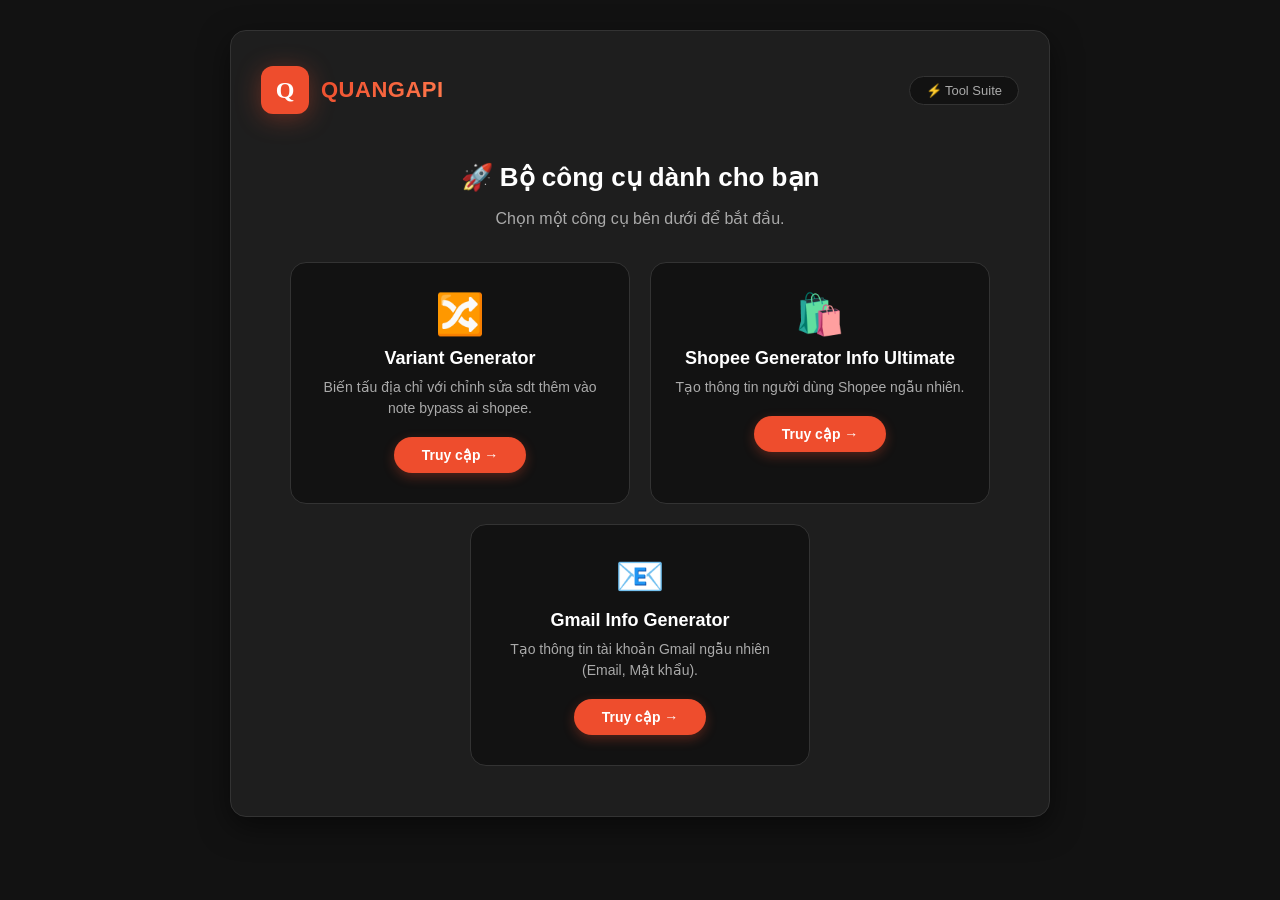
<file: index.html>
<!DOCTYPE html>
<html lang="vi">
<head>
    <meta charset="UTF-8" />
    <meta name="viewport" content="width=device-width, initial-scale=1.0" />
    <title>QUANGAPI - Tool Suite</title>
    <style>
        /* ===== ROOT – Tone Đỏ – Đen – Trắng ===== */
        :root {
            --bg-dark: #121212;
            --bg-card: #1e1e1e;
            --bg-card-hover: #2a2a2a;
            --primary-red: #ee4d2d;
            --primary-red-hover: #ff5733;
            --text-light: #ffffff;
            --text-muted: #aaaaaa;
            --text-dark: #888888;
            --border-color: #333333;
            --shadow: 0 10px 30px rgba(0, 0, 0, 0.5);
            --radius: 16px;
            --transition: 0.3s ease;
        }

        * {
            margin: 0;
            padding: 0;
            box-sizing: border-box;
            font-family: 'Segoe UI', Tahoma, Geneva, Verdana, sans-serif;
        }

        body {
            background-color: var(--bg-dark);
            color: var(--text-light);
            min-height: 100vh;
            display: flex;
            justify-content: center;
            align-items: flex-start;
            padding: 30px 20px;
        }

        .container {
            background-color: var(--bg-card);
            max-width: 820px;
            width: 100%;
            border-radius: var(--radius);
            padding: 35px 30px 40px;
            box-shadow: var(--shadow);
            border: 1px solid var(--border-color);
            position: relative;
        }

        /* ===== HEADER ===== */
        .header {
            display: flex;
            align-items: center;
            gap: 16px;
            margin-bottom: 28px;
            flex-wrap: wrap;
        }

        .logo {
            display: flex;
            align-items: center;
            gap: 12px;
        }

        .logo img {
            height: 48px;
            width: auto;
            filter: drop-shadow(0 4px 12px rgba(238, 77, 45, 0.35));
        }

        .logo h1 {
            font-size: 22px;
            font-weight: 700;
            letter-spacing: 0.5px;
            background: linear-gradient(135deg, #ee4d2d, #ff7a4d);
            -webkit-background-clip: text;
            -webkit-text-fill-color: transparent;
            background-clip: text;
        }

        .header-sub {
            margin-left: auto;
            font-size: 13px;
            color: var(--text-muted);
            background: var(--bg-dark);
            padding: 6px 16px;
            border-radius: 30px;
            border: 1px solid var(--border-color);
        }

        /* ===== INTRO (trang chủ) ===== */
        .intro {
            text-align: center;
            padding: 20px 10px 10px;
        }

        .intro h2 {
            font-size: 26px;
            margin-bottom: 12px;
        }

        .intro p {
            color: var(--text-muted);
            font-size: 16px;
            line-height: 1.7;
            max-width: 600px;
            margin: 0 auto 30px;
        }

        .intro-grid {
            display: flex;
            flex-wrap: wrap;
            gap: 20px;
            justify-content: center;
        }

        .intro-card {
            background: var(--bg-dark);
            border: 1px solid var(--border-color);
            border-radius: var(--radius);
            padding: 28px 24px 30px;
            flex: 1 1 260px;
            max-width: 340px;
            transition: var(--transition);
            text-align: center;
        }

        .intro-card:hover {
            border-color: var(--primary-red);
            transform: translateY(-4px);
            box-shadow: 0 8px 24px rgba(238, 77, 45, 0.15);
        }

        .intro-card .icon {
            font-size: 40px;
            margin-bottom: 10px;
        }

        .intro-card h3 {
            font-size: 18px;
            margin-bottom: 8px;
        }

        .intro-card p {
            color: var(--text-muted);
            font-size: 14px;
            margin-bottom: 18px;
            line-height: 1.5;
        }

        .btn-intro {
            display: inline-block;
            padding: 10px 28px;
            background: var(--primary-red);
            color: #fff;
            border-radius: 30px;
            text-decoration: none;
            font-weight: 600;
            font-size: 14px;
            transition: var(--transition);
            box-shadow: 0 4px 12px rgba(238, 77, 45, 0.3);
        }

        .btn-intro:hover {
            background: var(--primary-red-hover);
            transform: translateY(-2px);
            box-shadow: 0 6px 20px rgba(238, 77, 45, 0.5);
        }

        /* ===== TOOL PANEL ===== */
        .tool-panel {
            display: none;
            animation: fadeUp 0.4s ease;
        }

        .tool-panel.active {
            display: block;
        }

        @keyframes fadeUp {
            0% {
                opacity: 0;
                transform: translateY(14px);
            }
            100% {
                opacity: 1;
                transform: translateY(0);
            }
        }

        .tool-title {
            font-size: 20px;
            font-weight: 700;
            margin-bottom: 6px;
            display: flex;
            align-items: center;
            gap: 10px;
        }

        .tool-title .icon {
            font-size: 26px;
        }

        .tool-desc {
            color: var(--text-muted);
            font-size: 14px;
            line-height: 1.6;
            margin-bottom: 22px;
            border-left: 3px solid var(--primary-red);
            padding-left: 14px;
        }

        .back-link {
            display: inline-block;
            margin-bottom: 16px;
            color: var(--text-muted);
            text-decoration: none;
            font-size: 14px;
            transition: var(--transition);
        }

        .back-link:hover {
            color: var(--primary-red);
        }

        /* ===== GENERATE AREA ===== */
        .gen-area {
            background: var(--bg-dark);
            border-radius: 12px;
            padding: 22px 24px;
            margin-bottom: 20px;
            border: 1px solid var(--border-color);
        }

        .gen-area .label {
            font-size: 13px;
            color: var(--text-muted);
            margin-bottom: 8px;
            display: flex;
            justify-content: space-between;
            align-items: center;
        }

        .gen-area .label .count {
            font-size: 12px;
            background: var(--bg-card);
            padding: 2px 12px;
            border-radius: 20px;
            color: var(--text-muted);
        }

        .gen-area .output {
            font-size: 18px;
            font-weight: 500;
            line-height: 1.7;
            word-break: break-word;
            min-height: 60px;
            color: var(--text-light);
            padding: 6px 0;
        }

        .gen-area .output .muted {
            color: var(--text-muted);
            font-weight: 400;
            font-size: 15px;
        }

        .gen-area .output .sub {
            display: block;
            font-size: 15px;
            font-weight: 400;
            color: var(--text-muted);
            margin-top: 4px;
        }

        /* ===== BUTTONS ===== */
        .btn-group {
            display: flex;
            gap: 12px;
            flex-wrap: wrap;
            margin-top: 6px;
        }

        .btn {
            padding: 13px 30px;
            border: none;
            border-radius: 30px;
            font-weight: 600;
            font-size: 15px;
            cursor: pointer;
            transition: var(--transition);
            display: inline-flex;
            align-items: center;
            gap: 8px;
            justify-content: center;
        }

        .btn-primary {
            background: var(--primary-red);
            color: #fff;
            box-shadow: 0 4px 16px rgba(238, 77, 45, 0.35);
            flex: 1;
            min-width: 140px;
        }

        .btn-primary:hover {
            background: var(--primary-red-hover);
            transform: translateY(-2px);
            box-shadow: 0 6px 24px rgba(238, 77, 45, 0.5);
        }

        .btn-secondary {
            background: var(--bg-card);
            color: var(--text-light);
            border: 1px solid var(--border-color);
            flex: 0 1 auto;
        }

        .btn-secondary:hover {
            background: var(--bg-card-hover);
            border-color: var(--primary-red);
        }

        .btn-success {
            background: #2e7d32;
            color: #fff;
            flex: 0 1 auto;
        }

        .btn-success:hover {
            background: #388e3c;
            transform: translateY(-2px);
        }

        .btn-success.copied {
            background: #1b5e20;
        }

        .btn:disabled {
            opacity: 0.5;
            pointer-events: none;
        }

        /* ===== HISTORY ===== */
        .history-area {
            margin-top: 18px;
            border-top: 1px solid var(--border-color);
            padding-top: 18px;
        }

        .history-area .h-title {
            font-size: 13px;
            color: var(--text-muted);
            display: flex;
            justify-content: space-between;
            align-items: center;
            margin-bottom: 10px;
        }

        .history-area .h-title .clear-btn {
            background: none;
            border: none;
            color: var(--text-muted);
            font-size: 12px;
            cursor: pointer;
            text-decoration: underline;
            padding: 2px 8px;
            border-radius: 4px;
            transition: var(--transition);
        }

        .history-area .h-title .clear-btn:hover {
            color: var(--primary-red);
        }

        .history-list {
            display: flex;
            flex-direction: column;
            gap: 6px;
            max-height: 140px;
            overflow-y: auto;
            padding-right: 4px;
        }

        .history-list::-webkit-scrollbar {
            width: 4px;
        }

        .history-list::-webkit-scrollbar-track {
            background: var(--bg-dark);
            border-radius: 10px;
        }

        .history-list::-webkit-scrollbar-thumb {
            background: var(--primary-red);
            border-radius: 10px;
        }

        .history-item {
            background: var(--bg-dark);
            padding: 10px 16px;
            border-radius: 8px;
            font-size: 14px;
            color: var(--text-muted);
            border-left: 3px solid var(--primary-red);
            display: flex;
            justify-content: space-between;
            align-items: center;
            gap: 10px;
        }

        .history-item .h-text {
            flex: 1;
            word-break: break-word;
            font-size: 13px;
        }

        .history-item .h-time {
            font-size: 11px;
            color: var(--text-dark);
            white-space: nowrap;
        }

        /* ===== RESPONSIVE ===== */
        @media (max-width: 640px) {
            .container {
                padding: 20px 16px 30px;
            }

            .header {
                flex-direction: column;
                align-items: flex-start;
                gap: 8px;
            }
            .header-sub {
                margin-left: 0;
                font-size: 12px;
            }

            .intro h2 {
                font-size: 22px;
            }
            .intro-card {
                flex: 1 1 100%;
                max-width: 100%;
            }

            .gen-area {
                padding: 16px;
            }
            .gen-area .output {
                font-size: 16px;
            }

            .btn-group {
                flex-direction: column;
            }
            .btn {
                width: 100%;
                justify-content: center;
            }
            .btn-secondary {
                flex: 1;
            }

            .logo h1 {
                font-size: 18px;
            }
        }

        /* ===== TOAST ===== */
        .toast {
            position: fixed;
            bottom: 30px;
            left: 50%;
            transform: translateX(-50%) translateY(80px);
            background: var(--bg-card);
            color: var(--text-light);
            padding: 14px 28px;
            border-radius: 40px;
            border: 1px solid var(--border-color);
            box-shadow: 0 8px 30px rgba(0, 0, 0, 0.6);
            font-size: 14px;
            font-weight: 500;
            opacity: 0;
            pointer-events: none;
            transition: all 0.4s ease;
            z-index: 999;
        }

        .toast.show {
            opacity: 1;
            transform: translateX(-50%) translateY(0);
        }
    </style>
</head>
<body>

    <div class="container">

        <!-- ===== HEADER ===== -->
        <div class="header">
            <div class="logo">
                <img src="https://img.shields.io/badge/911_TEAM-FF0000?style=for-the-badge&labelColor=000000&color=FF0000" alt="QUANGAPI Logo"
                     onerror="this.src='data:image/svg+xml,%3Csvg xmlns=%22http://www.w3.org/2000/svg%22 width=%2248%22 height=%2248%22 viewBox=%220 0 48 48%22%3E%3Crect width=%2248%22 height=%2248%22 fill=%22%23ee4d2d%22 rx=%2212%22/%3E%3Ctext x=%2224%22 y=%2232%22 text-anchor=%22middle%22 fill=%22%23fff%22 font-size=%2224%22 font-weight=%22700%22%3EQ%3C/text%3E%3C/svg%3E'" />
                <h1>QUANGAPI</h1>
            </div>
            <span class="header-sub">⚡ Tool Suite</span>
        </div>

        <!-- ============================================================ -->
        <!-- ===== TRANG GIỚI THIỆU (path = / hoặc không khớp) ===== -->
        <!-- ============================================================ -->
        <div id="page-intro" class="intro">
            <h2>🚀 Bộ công cụ dành cho bạn</h2>
            <p>
                Chọn một công cụ bên dưới để bắt đầu.
            </p>
            <div class="intro-grid">
                <div class="intro-card">
                    <div class="icon">🔀</div>
                    <h3>Variant Generator</h3>
                    <p>Biến tấu địa chỉ với chỉnh sửa sdt thêm vào note bypass ai shopee.</p>
                    <a href="/adrr" class="btn-intro">Truy cập →</a>
                </div>
                <div class="intro-card">
                    <div class="icon">🛍️</div>
                    <h3>Shopee Generator Info Ultimate</h3>
                    <p>Tạo thông tin người dùng Shopee ngẫu nhiên.</p>
                    <a href="/shoppe" class="btn-intro">Truy cập →</a>
                </div>
                <div class="intro-card">
                    <div class="icon">📧</div>
                    <h3>Gmail Info Generator</h3>
                    <p>Tạo thông tin tài khoản Gmail ngẫu nhiên (Email, Mật khẩu).</p>
                    <a href="/mail" class="btn-intro">Truy cập →</a>
                </div>
            </div>
        </div>

        <!-- ============================================================ -->
        <!-- ===== TOOL 1: ADDRESS GENERATOR PRO ===== -->
        <!-- ============================================================ -->
        <div id="page-adrr" class="tool-panel">
            <a href="/" class="back-link">← Quay lại trang chủ</a>
            <div class="tool-title">
                <span class="icon">📍</span>
                Address Generator Pro
            </div>
            <div class="tool-desc">
                Tạo địa chỉ ngẫu nhiên tại Việt Nam với đầy đủ thông tin: Tỉnh/Thành, Quận/Huyện, Phường/Xã, Đường, Số nhà và Mã bưu điện.
            </div>

            <div class="gen-area">
                <div class="label">
                    <span>📬 Địa chỉ được tạo</span>
                    <span class="count" id="addr-count">#0</span>
                </div>
                <div class="output" id="addr-output">
                    <span class="muted">Nhấn "Tạo địa chỉ" để bắt đầu</span>
                </div>
            </div>

            <div class="btn-group">
                <button class="btn btn-primary" id="btn-gen-addr">🎲 Tạo địa chỉ</button>
                <button class="btn btn-success" id="btn-copy-addr">📋 Sao chép</button>
                <button class="btn btn-secondary" id="btn-addr-more">➕ Tạo thêm</button>
            </div>

            <div class="history-area">
                <div class="h-title">
                    <span>📜 Lịch sử</span>
                    <button class="clear-btn" id="clear-addr-history">Xóa tất cả</button>
                </div>
                <div class="history-list" id="addr-history"></div>
            </div>
        </div>

        <!-- ============================================================ -->
        <!-- ===== TOOL 2: SHOPEE GENERATOR INFO ULTIMATE ===== -->
        <!-- ============================================================ -->
        <div id="page-shoppe" class="tool-panel">
            <a href="/" class="back-link">← Quay lại trang chủ</a>
            <div class="tool-title">
                <span class="icon">🛍️</span>
                Shopee Generator Info Ultimate
            </div>
            <div class="tool-desc">
                Tạo thông tin người dùng Shopee ngẫu nhiên: Tên, SĐT, Địa chỉ, Đơn hàng, Sản phẩm, Giá tiền và Mã vận đơn.
            </div>

            <div class="gen-area">
                <div class="label">
                    <span>📦 Thông tin Shopee</span>
                    <span class="count" id="shopee-count">#0</span>
                </div>
                <div class="output" id="shopee-output">
                    <span class="muted">Nhấn "Tạo thông tin" để bắt đầu</span>
                </div>
            </div>

            <div class="btn-group">
                <button class="btn btn-primary" id="btn-gen-shopee">🎲 Tạo thông tin</button>
                <button class="btn btn-success" id="btn-copy-shopee">📋 Sao chép</button>
                <button class="btn btn-secondary" id="btn-shopee-more">➕ Tạo thêm</button>
            </div>

            <div class="history-area">
                <div class="h-title">
                    <span>📜 Lịch sử</span>
                    <button class="clear-btn" id="clear-shopee-history">Xóa tất cả</button>
                </div>
                <div class="history-list" id="shopee-history"></div>
            </div>
        </div>

        <!-- ============================================================ -->
        <!-- ===== TOOL 3: GMAIL INFO GENERATOR ===== -->
        <!-- ============================================================ -->
        <div id="page-mail" class="tool-panel">
            <a href="/" class="back-link">← Quay lại trang chủ</a>
            <div class="tool-title">
                <span class="icon">📧</span>
                Gmail Info Generator
            </div>
            <div class="tool-desc">
                Tạo thông tin tài khoản Gmail ngẫu nhiên bao gồm: Địa chỉ Email, Mật khẩu bảo mật và SĐT khôi phục (ảo).
            </div>

            <div class="gen-area">
                <div class="label">
                    <span>📧 Thông tin Gmail</span>
                    <span class="count" id="mail-count">#0</span>
                </div>
                <div class="output" id="mail-output">
                    <span class="muted">Nhấn "Tạo thông tin" để bắt đầu</span>
                </div>
            </div>

            <div class="btn-group">
                <button class="btn btn-primary" id="btn-gen-mail">🎲 Tạo thông tin</button>
                <button class="btn btn-success" id="btn-copy-mail">📋 Sao chép</button>
                <button class="btn btn-secondary" id="btn-mail-more">➕ Tạo thêm</button>
            </div>

            <div class="history-area">
                <div class="h-title">
                    <span>📜 Lịch sử</span>
                    <button class="clear-btn" id="clear-mail-history">Xóa tất cả</button>
                </div>
                <div class="history-list" id="mail-history"></div>
            </div>
        </div>

    </div>

    <!-- ===== TOAST ===== -->
    <div class="toast" id="toast"></div>

    <script>
        // ================================================================
        //  ĐỊNH TUYẾN DỰA TRÊN PATHNAME
        // ================================================================

        const pageIntro = document.getElementById('page-intro');
        const pageAdrr  = document.getElementById('page-adrr');
        const pageShoppe= document.getElementById('page-shoppe');
        const pageMail  = document.getElementById('page-mail');

        const path = window.location.pathname;

        // Ẩn tất cả, sau đó hiển thị theo path
        pageIntro.style.display = 'none';
        pageAdrr.classList.remove('active');
        pageShoppe.classList.remove('active');
        pageMail.classList.remove('active');

        if (path === '/adrr') {
            pageAdrr.classList.add('active');
            pageAdrr.style.display = 'block';
        } else if (path === '/shoppe') {
            pageShoppe.classList.add('active');
            pageShoppe.style.display = 'block';
        } else if (path === '/mail') {
            pageMail.classList.add('active');
            pageMail.style.display = 'block';
        } else {
            // mặc định: trang giới thiệu
            pageIntro.style.display = 'block';
        }

        // ================================================================
        //  DỮ LIỆU & HÀM DÙNG CHUNG
        // ================================================================

        const PROVINCES = [
            'Hà Nội', 'TP. Hồ Chí Minh', 'Đà Nẵng', 'Hải Phòng', 'Cần Thơ',
            'An Giang', 'Bà Rịa - Vũng Tàu', 'Bắc Giang', 'Bắc Kạn', 'Bạc Liêu',
            'Bắc Ninh', 'Bến Tre', 'Bình Định', 'Bình Dương', 'Bình Phước',
            'Bình Thuận', 'Cà Mau', 'Cao Bằng', 'Đắk Lắk', 'Đắk Nông',
            'Điện Biên', 'Đồng Nai', 'Đồng Tháp', 'Gia Lai', 'Hà Giang',
            'Hà Nam', 'Hà Tĩnh', 'Hải Dương', 'Hậu Giang', 'Hòa Bình',
            'Hưng Yên', 'Khánh Hòa', 'Kiên Giang', 'Kon Tum', 'Lai Châu',
            'Lâm Đồng', 'Lạng Sơn', 'Lào Cai', 'Long An', 'Nam Định',
            'Nghệ An', 'Ninh Bình', 'Ninh Thuận', 'Phú Thọ', 'Phú Yên',
            'Quảng Bình', 'Quảng Nam', 'Quảng Ngãi', 'Quảng Ninh', 'Quảng Trị',
            'Sóc Trăng', 'Sơn La', 'Tây Ninh', 'Thái Bình', 'Thái Nguyên',
            'Thanh Hóa', 'Thừa Thiên Huế', 'Tiền Giang', 'Trà Vinh', 'Tuyên Quang',
            'Vĩnh Long', 'Vĩnh Phúc', 'Yên Bái'
        ];

        const DISTRICTS = [
            'Quận 1', 'Quận 2', 'Quận 3', 'Quận 4', 'Quận 5', 'Quận 6', 'Quận 7', 'Quận 8', 'Quận 9', 'Quận 10',
            'Quận 11', 'Quận 12', 'Bình Thạnh', 'Phú Nhuận', 'Gò Vấp', 'Tân Bình', 'Tân Phú', 'Thủ Đức',
            'Cầu Giấy', 'Đống Đa', 'Ba Đình', 'Hoàn Kiếm', 'Hai Bà Trưng', 'Thanh Xuân', 'Hoàng Mai', 'Long Biên',
            'Nam Từ Liêm', 'Bắc Từ Liêm', 'Hà Đông', 'Sơn Trà', 'Hải Châu', 'Cẩm Lệ', 'Ngũ Hành Sơn',
            'Thanh Khê', 'Liên Chiểu', 'Ninh Kiều', 'Bình Thủy', 'Cái Răng', 'Ô Môn', 'Thốt Nốt'
        ];

        const WARDS = [
            'Phường 1', 'Phường 2', 'Phường 3', 'Phường 4', 'Phường 5', 'Phường 6', 'Phường 7', 'Phường 8', 'Phường 9', 'Phường 10',
            'Phường 11', 'Phường 12', 'Phường 13', 'Phường 14', 'Phường 15', 'Phường 16', 'Phường 17', 'Phường 18', 'Phường 19', 'Phường 20',
            'Phường 21', 'Phường 22', 'Phường 23', 'Phường 24', 'Phường 25', 'Phường 26', 'Phường 27', 'Phường 28', 'Phường 29', 'Phường 30',
            'Xã An Phú', 'Xã Bình An', 'Xã Phú Mỹ', 'Xã Tân Phú', 'Xã Hòa Khánh', 'Xã Hòa Phú', 'Xã Hòa Xuân', 'Xã Hòa Thọ',
            'Xã Hòa Châu', 'Xã Hòa Phong', 'Xã Hòa Nhơn', 'Xã Hòa Tiến', 'Xã Hòa Sơn', 'Xã Hòa Liên'
        ];

        const STREETS = [
            'Nguyễn Huệ', 'Lê Lợi', 'Trần Hưng Đạo', 'Phạm Ngũ Lão', 'Võ Văn Tần',
            'Nguyễn Đình Chiểu', 'Hai Bà Trưng', 'Lý Thường Kiệt', 'Trần Phú', 'Lê Duẩn',
            'Nguyễn Thái Học', 'Lý Tự Trọng', 'Trần Quốc Thảo', 'Cách Mạng Tháng 8',
            'Phan Đình Phùng', 'Nguyễn Trãi', 'Trường Chinh', 'Xô Viết Nghệ Tĩnh',
            'Điện Biên Phủ', 'Võ Nguyên Giáp', 'Nguyễn Văn Cừ', 'Hoàng Diệu',
            'Phan Bội Châu', 'Lê Hồng Phong', 'Nguyễn Du', 'Trần Bình Trọng',
            'Lê Quý Đôn', 'Ngô Quyền', 'Trần Nhân Tông', 'Lý Nam Đế'
        ];

        const SHOPEE_NAMES = [
            'Nguyễn Văn An', 'Trần Thị Bình', 'Lê Hoàng Cường', 'Phạm Minh Dũng',
            'Vũ Thanh Hà', 'Hoàng Thu Hương', 'Đặng Quốc Khánh', 'Ngô Thị Lan',
            'Bùi Văn Mạnh', 'Đỗ Thị Ngọc', 'Hồ Văn Phúc', 'Lý Thị Quyên',
            'Trương Quang Sáng', 'Nguyễn Thị Tâm', 'Phan Văn Thành', 'Lưu Thị Thúy',
            'Mai Văn Tiến', 'Huỳnh Thị Trang', 'Nguyễn Đức Trung', 'Trịnh Thị Tuyết'
        ];

        const SHOPEE_PRODUCTS = [
            'Áo thun Polo', 'Quần jean nam', 'Đầm dự tiệc', 'Giày thể thao', 'Túi xách nữ',
            'Đồng hồ thông minh', 'Tai nghe Bluetooth', 'Bộ nồi chảo', 'Máy lọc không khí',
            'Set kem dưỡng da', 'Balo du lịch', 'Áo khoác gió', 'Váy công sở', 'Quần tây nam',
            'Kính râm', 'Sạc dự phòng', 'Bàn phím cơ', 'Chuột không dây', 'Nồi chiên không dầu'
        ];

        // Dữ liệu cho Gmail Generator
        const FIRST_NAMES = ['nguyen', 'tran', 'le', 'pham', 'hoang', 'vu', 'dang', 'bui', 'do', 'ho'];
        const MIDDLE_NAMES = ['van', 'thi', 'minh', 'hoang', 'thanh', 'quang', 'duc', 'thu', 'ngoc', 'thuy'];
        const LAST_NAMES = ['an', 'binh', 'cuong', 'dung', 'ha', 'huong', 'khanh', 'lan', 'manh', 'nam', 'phuc', 'quyen', 'sang', 'tam', 'thanh', 'trang', 'trung', 'tuyen'];

        function randomItem(arr) {
            return arr[Math.floor(Math.random() * arr.length)];
        }

        function randomInt(min, max) {
            return Math.floor(Math.random() * (max - min + 1)) + min;
        }

        // ================================================================
        //  ADDRESS GENERATOR
        // ================================================================

        let addrHistory = [];
        let addrCount = 0;

        function generateAddress() {
            const province = randomItem(PROVINCES);
            const district = randomItem(DISTRICTS);
            const ward = randomItem(WARDS);
            const street = randomItem(STREETS);
            const house = randomInt(1, 999);
            const postal = randomInt(10000, 99999);
            return {
                full: `${house} ${street}, ${ward}, ${district}, ${province}`,
                house, street, ward, district, province, postal
            };
        }

        function renderAddress(data) {
            return `${data.house} ${data.street}, ${data.ward}, ${data.district}, ${data.province}  •  Mã: ${data.postal}`;
        }

        function addAddressToHistory(addr) {
            addrHistory.unshift(addr);
            if (addrHistory.length > 20) addrHistory.pop();
            renderAddrHistory();
            addrCount++;
            document.getElementById('addr-count').textContent = '#' + addrCount;
        }

        function renderAddrHistory() {
            const container = document.getElementById('addr-history');
            container.innerHTML = addrHistory.map((item, idx) => `
                <div class="history-item">
                    <span class="h-text">${renderAddress(item)}</span>
                    <span class="h-time">#${addrHistory.length - idx}</span>
                </div>
            `).join('');
        }

        function updateAddrOutput(data) {
            document.getElementById('addr-output').innerHTML = renderAddress(data);
        }

        // Sự kiện
        document.getElementById('btn-gen-addr').addEventListener('click', function() {
            const addr = generateAddress();
            addAddressToHistory(addr);
            updateAddrOutput(addr);
        });

        document.getElementById('btn-addr-more').addEventListener('click', function() {
            for (let i = 0; i < 5; i++) {
                const addr = generateAddress();
                addAddressToHistory(addr);
                if (i === 4) updateAddrOutput(addr);
            }
        });

        document.getElementById('btn-copy-addr').addEventListener('click', function() {
            const output = document.getElementById('addr-output').innerText;
            if (output && !output.includes('Nhấn "Tạo địa chỉ"')) {
                navigator.clipboard.writeText(output).then(() => {
                    showToast('✅ Đã sao chép địa chỉ!');
                }).catch(() => {
                    showToast('❌ Không thể sao chép');
                });
            } else {
                showToast('⚠️ Hãy tạo địa chỉ trước');
            }
        });

        document.getElementById('clear-addr-history').addEventListener('click', function() {
            addrHistory = [];
            renderAddrHistory();
            document.getElementById('addr-output').innerHTML = `<span class="muted">Đã xóa lịch sử</span>`;
            showToast('🗑️ Đã xóa lịch sử');
        });

        // ================================================================
        //  SHOPEE GENERATOR
        // ================================================================

        let shopeeHistory = [];
        let shopeeCount = 0;

        function generateShopee() {
            const name = randomItem(SHOPEE_NAMES);
            const phone = `0${randomInt(3,9)}${randomInt(10000000, 99999999)}`;
            const address = generateAddress();
            const product = randomItem(SHOPEE_PRODUCTS);
            const price = randomInt(50000, 1500000);
            const orderId = `SH${randomInt(100000, 999999)}`;
            return {
                name, phone,
                address: address.full,
                product, price,
                orderId
            };
        }

        function renderShopee(data) {
            return `
                👤 ${data.name}  •  📞 ${data.phone}
                <span class="sub">📍 ${data.address}</span>
                <span class="sub">📦 ${data.product}  •  💰 ${data.price.toLocaleString()}đ  •  Mã ĐH: ${data.orderId}</span>
            `;
        }

        function addShopeeToHistory(item) {
            shopeeHistory.unshift(item);
            if (shopeeHistory.length > 20) shopeeHistory.pop();
            renderShopeeHistory();
            shopeeCount++;
            document.getElementById('shopee-count').textContent = '#' + shopeeCount;
        }

        function renderShopeeHistory() {
            const container = document.getElementById('shopee-history');
            container.innerHTML = shopeeHistory.map((item, idx) => `
                <div class="history-item">
                    <span class="h-text">${item.name} - ${item.product} (${item.price.toLocaleString()}đ)</span>
                    <span class="h-time">#${shopeeHistory.length - idx}</span>
                </div>
            `).join('');
        }

        function updateShopeeOutput(data) {
            document.getElementById('shopee-output').innerHTML = renderShopee(data);
        }

        // Sự kiện
        document.getElementById('btn-gen-shopee').addEventListener('click', function() {
            const data = generateShopee();
            addShopeeToHistory(data);
            updateShopeeOutput(data);
        });

        document.getElementById('btn-shopee-more').addEventListener('click', function() {
            for (let i = 0; i < 5; i++) {
                const data = generateShopee();
                addShopeeToHistory(data);
                if (i === 4) updateShopeeOutput(data);
            }
        });

        document.getElementById('btn-copy-shopee').addEventListener('click', function() {
            const output = document.getElementById('shopee-output').innerText;
            if (output && !output.includes('Nhấn "Tạo thông tin"')) {
                navigator.clipboard.writeText(output).then(() => {
                    showToast('✅ Đã sao chép thông tin!');
                }).catch(() => {
                    showToast('❌ Không thể sao chép');
                });
            } else {
                showToast('⚠️ Hãy tạo thông tin trước');
            }
        });

        document.getElementById('clear-shopee-history').addEventListener('click', function() {
            shopeeHistory = [];
            renderShopeeHistory();
            document.getElementById('shopee-output').innerHTML = `<span class="muted">Đã xóa lịch sử</span>`;
            showToast('🗑️ Đã xóa lịch sử');
        });

        // ================================================================
        //  GMAIL GENERATOR
        // ================================================================

        let mailHistory = [];
        let mailCount = 0;

        function generatePassword(length = 12) {
            const chars = 'abcdefghijklmnopqrstuvwxyzABCDEFGHIJKLMNOPQRSTUVWXYZ0123456789!@#$%&*';
            let pass = '';
            for (let i = 0; i < length; i++) {
                pass += chars.charAt(Math.floor(Math.random() * chars.length));
            }
            return pass;
        }

        function generateMail() {
            const first = randomItem(FIRST_NAMES);
            const middle = randomItem(MIDDLE_NAMES);
            const last = randomItem(LAST_NAMES);
            const num = randomInt(100, 99999);
            
            const formats = [
                `${first}${last}${num}`,
                `${first}.${last}${num}`,
                `${first}${middle}${last}`,
                `${first}${middle}.${last}`,
                `${last}${first}${num}`,
                `${first}_${last}${num}`
            ];

            const email = randomItem(formats) + '@gmail.com';
            const password = generatePassword();
            const recoveryPhone = `+840${randomInt(3,9)}${randomInt(10000000, 99999999)}`;

            return { email, password, recoveryPhone };
        }

        function renderMail(data) {
            return `
                📧 ${data.email}
                <span class="sub">🔑 Mật khẩu: ${data.password}</span>
                <span class="sub">📱 SĐT khôi phục: ${data.recoveryPhone}</span>
            `;
        }

        function addMailToHistory(item) {
            mailHistory.unshift(item);
            if (mailHistory.length > 20) mailHistory.pop();
            renderMailHistory();
            mailCount++;
            document.getElementById('mail-count').textContent = '#' + mailCount;
        }

        function renderMailHistory() {
            const container = document.getElementById('mail-history');
            container.innerHTML = mailHistory.map((item, idx) => `
                <div class="history-item">
                    <span class="h-text">${item.email} - ${item.password}</span>
                    <span class="h-time">#${mailHistory.length - idx}</span>
                </div>
            `).join('');
        }

        function updateMailOutput(data) {
            document.getElementById('mail-output').innerHTML = renderMail(data);
        }

        // Sự kiện
        document.getElementById('btn-gen-mail').addEventListener('click', function() {
            const data = generateMail();
            addMailToHistory(data);
            updateMailOutput(data);
        });

        document.getElementById('btn-mail-more').addEventListener('click', function() {
            for (let i = 0; i < 5; i++) {
                const data = generateMail();
                addMailToHistory(data);
                if (i === 4) updateMailOutput(data);
            }
        });

        document.getElementById('btn-copy-mail').addEventListener('click', function() {
            const output = document.getElementById('mail-output').innerText;
            if (output && !output.includes('Nhấn "Tạo thông tin"')) {
                navigator.clipboard.writeText(output).then(() => {
                    showToast('✅ Đã sao chép thông tin Gmail!');
                }).catch(() => {
                    showToast('❌ Không thể sao chép');
                });
            } else {
                showToast('⚠️ Hãy tạo thông tin trước');
            }
        });

        document.getElementById('clear-mail-history').addEventListener('click', function() {
            mailHistory = [];
            renderMailHistory();
            document.getElementById('mail-output').innerHTML = `<span class="muted">Đã xóa lịch sử</span>`;
            showToast('🗑️ Đã xóa lịch sử');
        });

        // ================================================================
        //  TOAST UTILITY
        // ================================================================

        let toastTimeout;

        function showToast(msg) {
            const toast = document.getElementById('toast');
            toast.textContent = msg;
            toast.classList.add('show');
            clearTimeout(toastTimeout);
            toastTimeout = setTimeout(() => {
                toast.classList.remove('show');
            }, 2500);
        }

        // ================================================================
        //  KHỞI TẠO – TẠO SẴN MỘT VÀI DỮ LIỆU MẪU KHI VÀO TOOL
        // ================================================================

        // Nếu đang ở trang Address, tạo sẵn 1 địa chỉ
        if (path === '/adrr') {
            const sample = generateAddress();
            addAddressToHistory(sample);
            updateAddrOutput(sample);
        }

        // Nếu đang ở trang Shopee, tạo sẵn 1 thông tin
        if (path === '/shoppe') {
            const sample = generateShopee();
            addShopeeToHistory(sample);
            updateShopeeOutput(sample);
        }

        // Nếu đang ở trang Mail, tạo sẵn 1 thông tin
        if (path === '/mail') {
            const sample = generateMail();
            addMailToHistory(sample);
            updateMailOutput(sample);
        }
    </script>
</body>
</html>
</file>
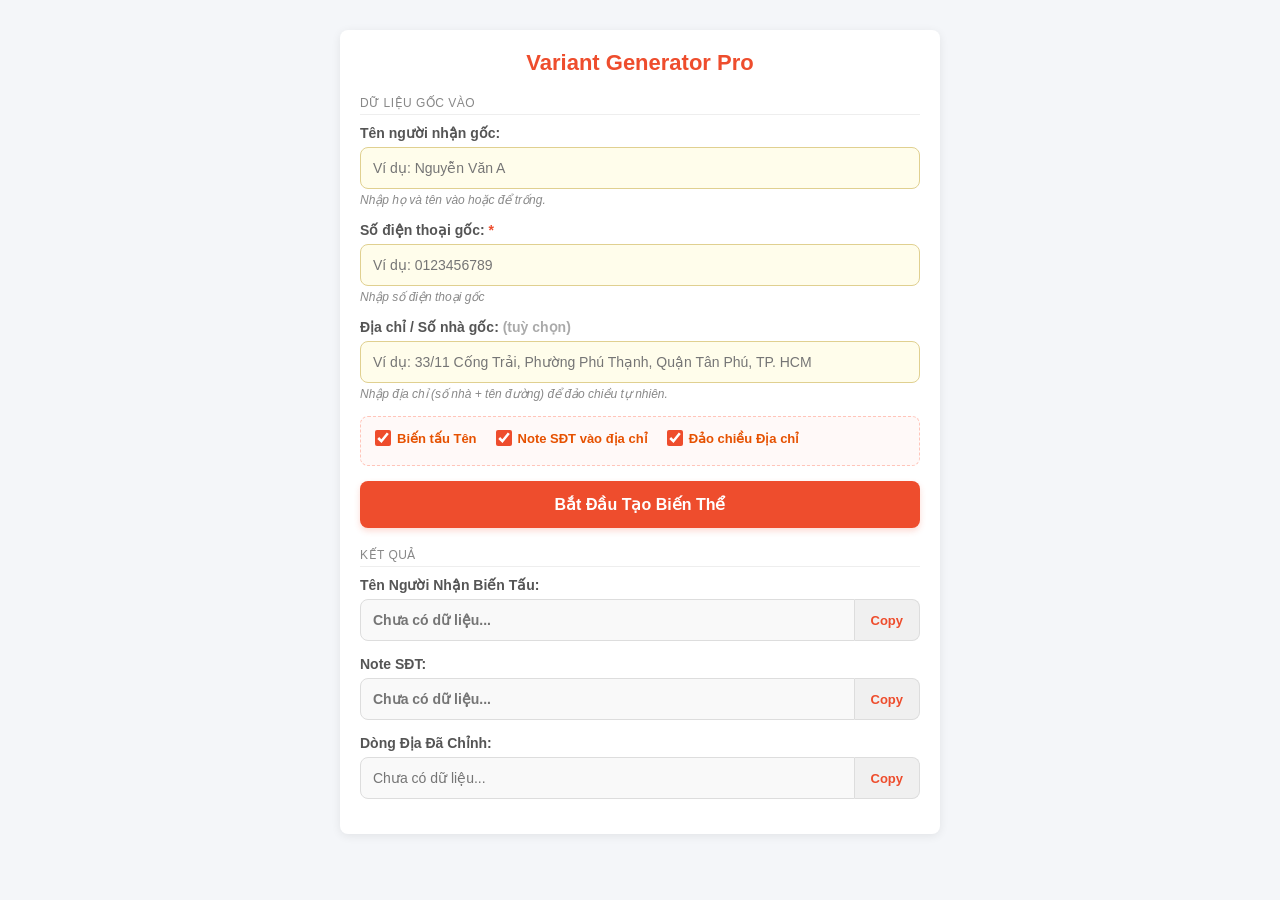
<file: adrr/index.html>
<!DOCTYPE html>
<html lang="vi">
<head>
    <meta charset="UTF-8">
    <meta name="viewport" content="width=device-width, initial-scale=1.0, maximum-scale=1.0, user-scalable=no">
    <link rel="stylesheet" href="/adrr/style.css">
    <script src="/adrr/app.js"></script>
    <title>Variant Generator Pro</title>
</head>
<body>

<div id="toast" class="toast"></div>

<div class="container">
    <h2>Variant Generator Pro</h2>

    <div class="section-title">Dữ Liệu Gốc Vào</div>
    
    <div class="form-group">
        <label>Tên người nhận gốc:</label>
        <input type="text" id="source_name" class="input-source" placeholder="Ví dụ: Nguyễn Văn A">
        <div class="hint">Nhập họ và tên vào hoặc để trống.</div>
    </div>

    <div class="form-group">
        <label>Số điện thoại gốc: <span style="color:#ee4d2d">*</span></label>
        <input type="text" id="source_phone" class="input-source" placeholder="Ví dụ: 0123456789">
        <div class="hint">Nhập số điện thoại gốc</div>
    </div>

    <div class="form-group">
        <label>Địa chỉ / Số nhà gốc: <span style="color:#aaa">(tuỳ chọn)</span></label>
        <input type="text" id="source_address" class="input-source" placeholder="Ví dụ: 33/11 Cống Trải, Phường Phú Thạnh, Quận Tân Phú, TP. HCM">
        <div class="hint">Nhập địa chỉ (số nhà + tên đường) để đảo chiều tự nhiên.</div>
    </div>

    <div class="checkbox-group">
        <label class="checkbox-label">
            <input type="checkbox" id="opt_tweak_name" checked> Biến tấu Tên
        </label>
        <label class="checkbox-label" title="Số điện thoại đan xen chữ, homoglyph và ký tự vô hình">
            <input type="checkbox" id="opt_shopee_bypass" checked> Note SĐT vào địa chỉ
        </label>
        <label class="checkbox-label" title="Đảo chiều số nhà và đường một cách tự nhiên">
            <input type="checkbox" id="opt_reverse_addr" checked> Đảo chiều Địa chỉ
        </label>
    </div>

    <button class="btn-main" onclick="processBypassAi()">Bắt Đầu Tạo Biến Thể</button>

    <div class="section-title">Kết Quả</div>

    <div class="form-group result-block" id="block_tweaked_name">
        <label>Tên Người Nhận Biến Tấu:</label>
        <div class="input-group">
            <input type="text" id="res_tweaked_name" class="has-btn" readonly style="color:#2e7d32; font-weight:bold;" placeholder="Chưa có dữ liệu...">
            <button class="btn-copy" onclick="copyText('res_tweaked_name')">Copy</button>
        </div>
    </div>

    <div class="form-group result-block" id="block_phone_note">
        <label>Note SĐT:</label>
        <div class="input-group">
            <input type="text" id="res_phone_note" class="has-btn" readonly style="color:#e65100; font-weight:bold;" placeholder="Chưa có dữ liệu...">
            <button class="btn-copy" onclick="copyText('res_phone_note')">Copy</button>
        </div>
    </div>

    <div class="form-group result-block" id="block_full_address">
        <label>Dòng Địa Đã Chỉnh:</label>
        <div class="input-group">
            <input type="text" id="res_full_address" class="has-btn" readonly style="color:#222; font-weight:500;" placeholder="Chưa có dữ liệu...">
            <button class="btn-copy" onclick="copyText('res_full_address')">Copy</button>
        </div>
        <div class="hint" id="addr_hint" style="display:none;">Nhập địa chỉ để sinh đường dẫn đầy đủ</div>
    </div>
</div>

</body>
</html>
</file>
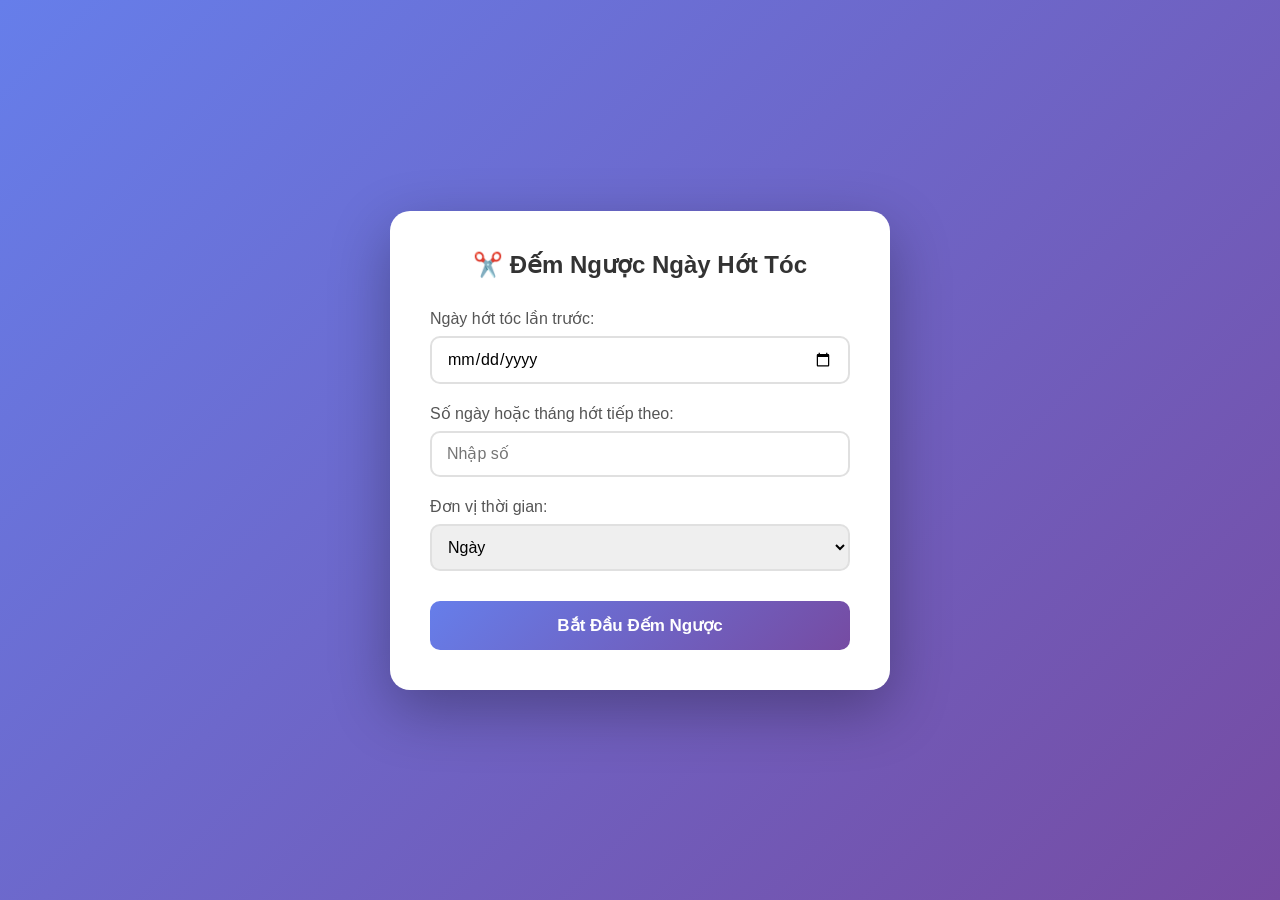
<file: Lich/index.html>
<!DOCTYPE html>
<html lang="vi">
<head>
    <meta charset="UTF-8">
    <meta name="viewport" content="width=device-width, initial-scale=1.0">
    <title>Đếm Ngược Ngày Hớt Tóc</title>
    <style>
        * {
            margin: 0;
            padding: 0;
            box-sizing: border-box;
            font-family: 'Segoe UI', Roboto, sans-serif;
        }
        body {
            background: linear-gradient(135deg, #667eea 0%, #764ba2 100%);
            min-height: 100vh;
            display: flex;
            justify-content: center;
            align-items: center;
            padding: 20px;
        }
        .container {
            background: white;
            border-radius: 20px;
            box-shadow: 0 20px 60px rgba(0,0,0,0.3);
            padding: 40px;
            max-width: 500px;
            width: 100%;
        }
        h1 {
            text-align: center;
            color: #333;
            margin-bottom: 30px;
            font-size: 24px;
        }
        .form-group {
            margin-bottom: 20px;
        }
        label {
            display: block;
            margin-bottom: 8px;
            color: #555;
            font-weight: 500;
        }
        input {
            width: 100%;
            padding: 12px 15px;
            border: 2px solid #e0e0e0;
            border-radius: 10px;
            font-size: 16px;
            transition: border 0.3s;
        }
        input:focus {
            outline: none;
            border-color: #667eea;
        }
        button {
            width: 100%;
            padding: 14px;
            background: linear-gradient(135deg, #667eea 0%, #764ba2 100%);
            color: white;
            border: none;
            border-radius: 10px;
            font-size: 17px;
            font-weight: 600;
            cursor: pointer;
            transition: transform 0.2s;
            margin-top: 10px;
        }
        button:hover {
            transform: translateY(-2px);
        }
        .result {
            margin-top: 30px;
            display: none;
        }
        .countdown-box {
            background: #f8f9fa;
            border-radius: 15px;
            padding: 25px;
            text-align: center;
            margin-bottom: 20px;
        }
        .countdown-title {
            color: #666;
            margin-bottom: 15px;
            font-size: 16px;
        }
        .countdown-time {
            font-size: 32px;
            font-weight: 700;
            color: #667eea;
            margin-bottom: 10px;
        }
        .progress-container {
            width: 100%;
            height: 25px;
            background: #e9ecef;
            border-radius: 15px;
            overflow: hidden;
            margin: 15px 0;
        }
        .progress-bar {
            height: 100%;
            background: linear-gradient(90deg, #667eea, #764ba2);
            width: 0%;
            border-radius: 15px;
            transition: width 0.5s ease;
            display: flex;
            align-items: center;
            justify-content: center;
            color: white;
            font-size: 12px;
            font-weight: 600;
        }
        .date-info {
            margin-top: 15px;
            color: #555;
            font-size: 14px;
        }
        .reset-btn {
            background: #f44336;
            margin-top: 20px;
        }
        .complete {
            color: #28a745;
            font-weight: 700;
        }
    </style>
</head>
<body>
    <div class="container">
        <h1>✂️ Đếm Ngược Ngày Hớt Tóc</h1>
        
        <div id="formSection">
            <div class="form-group">
                <label>Ngày hớt tóc lần trước:</label>
                <input type="date" id="lastDate">
            </div>
            
            <div class="form-group">
                <label>Số ngày hoặc tháng hớt tiếp theo:</label>
                <input type="number" id="intervalValue" placeholder="Nhập số" min="1">
            </div>
            
            <div class="form-group">
                <label>Đơn vị thời gian:</label>
                <select id="intervalUnit" style="width:100%;padding:12px;border:2px solid #e0e0e0;border-radius:10px;font-size:16px;">
                    <option value="days">Ngày</option>
                    <option value="months">Tháng</option>
                </select>
            </div>
            
            <button onclick="startCountdown()">Bắt Đầu Đếm Ngược</button>
        </div>

        <div class="result" id="resultSection">
            <div class="countdown-box">
                <p class="countdown-title">Đến ngày hớt tóc tiếp theo còn:</p>
                <div class="countdown-time" id="countdownTime"></div>
                
                <div class="progress-container">
                    <div class="progress-bar" id="progressBar">0%</div>
                </div>
                
                <div class="date-info">
                    <p>Ngày hớt lần trước: <span id="lastDateShow"></span></p>
                    <p>Ngày hớt tiếp theo: <span id="nextDateShow"></span></p>
                </div>
            </div>
            <button class="reset-btn" onclick="resetData()">Đặt Lại / Xóa Dữ Liệu</button>
        </div>
    </div>

    <script>
        // Tải dữ liệu đã lưu khi mở trang
        window.onload = function() {
            const savedData = localStorage.getItem('haircutData');
            if (savedData) {
                const data = JSON.parse(savedData);
                document.getElementById('lastDate').value = data.lastDate;
                document.getElementById('intervalValue').value = data.intervalValue;
                document.getElementById('intervalUnit').value = data.intervalUnit;
                calculateNextDate(data.lastDate, data.intervalValue, data.intervalUnit);
            }
        };

        function startCountdown() {
            const lastDate = document.getElementById('lastDate').value;
            const intervalValue = parseInt(document.getElementById('intervalValue').value);
            const intervalUnit = document.getElementById('intervalUnit').value;

            if (!lastDate || !intervalValue || intervalValue < 1) {
                alert('Vui lòng nhập đầy đủ thông tin!');
                return;
            }

            // Lưu vào localStorage (cache trình duyệt)
            const data = { lastDate, intervalValue, intervalUnit };
            localStorage.setItem('haircutData', JSON.stringify(data));

            calculateNextDate(lastDate, intervalValue, intervalUnit);
        }

        function calculateNextDate(lastDateStr, value, unit) {
            const lastDate = new Date(lastDateStr);
            let nextDate = new Date(lastDate);

            if (unit === 'days') {
                nextDate.setDate(lastDate.getDate() + value);
            } else {
                nextDate.setMonth(lastDate.getMonth() + value);
            }

            // Hiển thị kết quả
            document.getElementById('formSection').style.display = 'none';
            document.getElementById('resultSection').style.display = 'block';
            document.getElementById('lastDateShow').textContent = formatDate(lastDate);
            document.getElementById('nextDateShow').textContent = formatDate(nextDate);

            // Bắt đầu đếm ngược
            updateCountdown(nextDate, lastDate);
            setInterval(() => updateCountdown(nextDate, lastDate), 1000);
        }

        function updateCountdown(nextDate, lastDate) {
            const now = new Date();
            const diff = nextDate - now;
            const totalDuration = nextDate - lastDate;

            if (diff <= 0) {
                document.getElementById('countdownTime').innerHTML = '<span class="complete">🎉 Đến ngày hớt tóc rồi!</span>';
                document.getElementById('progressBar').style.width = '100%';
                document.getElementById('progressBar').textContent = '100%';
                return;
            }

            // Tính ngày, giờ, phút, giây
            const days = Math.floor(diff / (1000 * 60 * 60 * 24));
            const hours = Math.floor((diff % (1000 * 60 * 60 * 24)) / (1000 * 60 * 60));
            const minutes = Math.floor((diff % (1000 * 60 * 60)) / (1000 * 60));
            const seconds = Math.floor((diff % (1000 * 60)) / 1000);

            document.getElementById('countdownTime').innerHTML = 
                `${days} Ngày ${hours.toString().padStart(2,'0')}:${minutes.toString().padStart(2,'0')}:${seconds.toString().padStart(2,'0')}`;

            // Cập nhật thanh tiến độ
            const progressPercent = Math.min(100, Math.max(0, ((totalDuration - diff) / totalDuration) * 100));
            document.getElementById('progressBar').style.width = progressPercent + '%';
            document.getElementById('progressBar').textContent = progressPercent.toFixed(1) + '%';
        }

        function formatDate(date) {
            return date.toLocaleDateString('vi-VN', { 
                day: '2-digit', 
                month: '2-digit', 
                year: 'numeric' 
            });
        }

        function resetData() {
            localStorage.removeItem('haircutData');
            document.getElementById('formSection').style.display = 'block';
            document.getElementById('resultSection').style.display = 'none';
            document.getElementById('lastDate').value = '';
            document.getElementById('intervalValue').value = '';
        }
    </script>
</body>
</html>
</file>
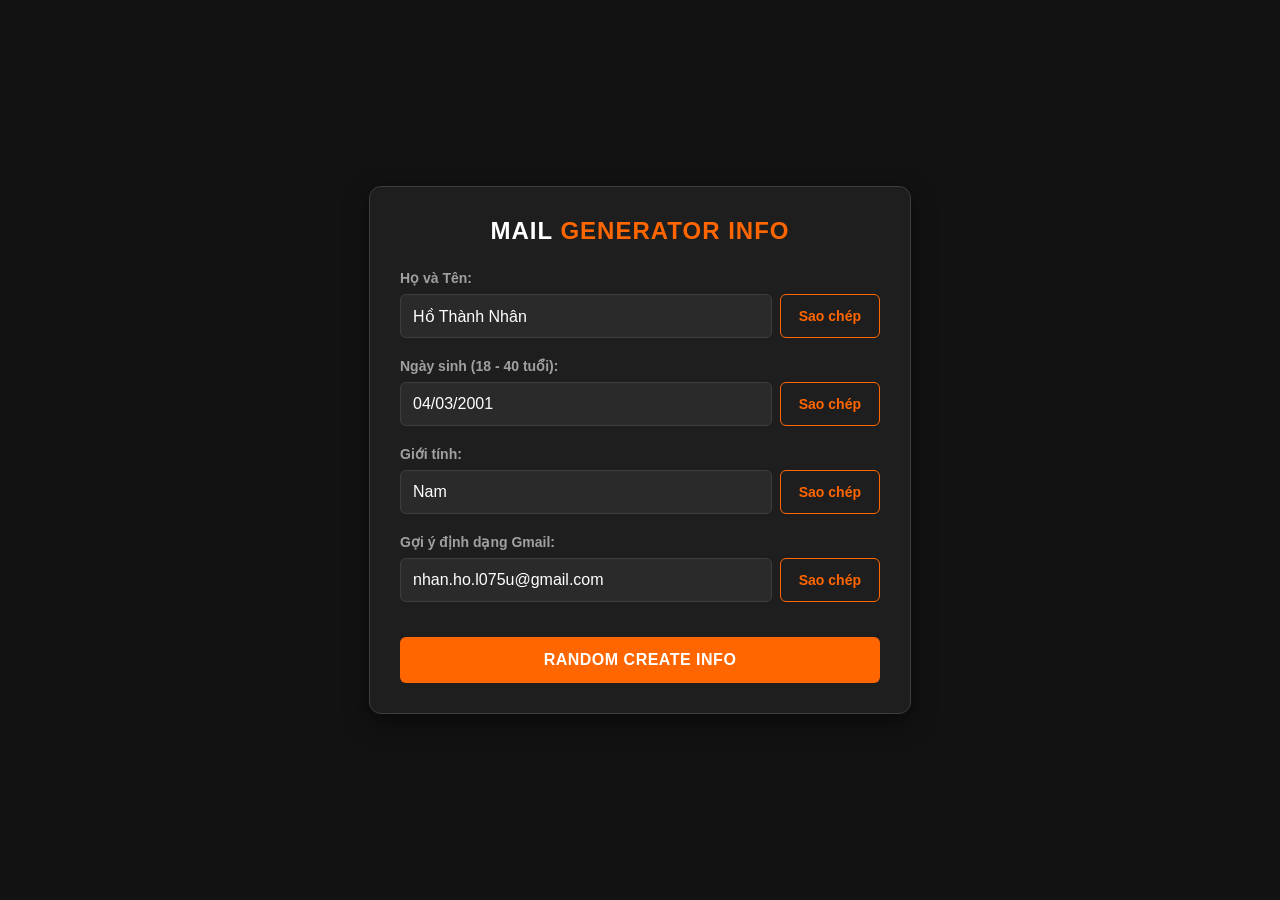
<file: mail/index.html>
<!DOCTYPE html>
<html lang="vi">
<head>
    <meta charset="UTF-8">
    <meta name="viewport" content="width=device-width, initial-scale=1.0">
    <title>Mail Generator Pro</title>
    <style>
        :root {
            --bg-color: #121212;
            --card-bg: #1e1e1e;
            --primary-color: #ff6600;
            --primary-hover: #e05500;
            --text-main: #ffffff;
            --text-sub: #a0a0a0;
            --input-bg: #2a2a2a;
            --border-color: #3d3d3d;
        }

        body {
            font-family: 'Segoe UI', Tahoma, Geneva, Verdana, sans-serif;
            background-color: var(--bg-color);
            color: var(--text-main);
            margin: 0;
            padding: 20px;
            display: flex;
            justify-content: center;
            align-items: center;
            min-height: 100vh;
            box-sizing: border-box;
        }

        .container {
            background: var(--card-bg);
            padding: 30px;
            border-radius: 12px;
            box-shadow: 0 8px 24px rgba(0, 0, 0, 0.5);
            width: 100%;
            max-width: 480px;
            border: 1px solid var(--border-color);
        }

        h2 {
            text-align: center;
            color: var(--text-main);
            margin-top: 0;
            margin-bottom: 25px;
            font-size: 24px;
            text-transform: uppercase;
            letter-spacing: 1px;
        }

        h2 span {
            color: var(--primary-color);
        }

        .form-group {
            margin-bottom: 20px;
        }

        label {
            display: block;
            font-weight: 600;
            margin-bottom: 8px;
            color: var(--text-sub);
            font-size: 14px;
        }

        .input-group {
            display: flex;
            gap: 8px;
        }

        input[type="text"] {
            flex: 1;
            padding: 12px;
            border: 1px solid var(--border-color);
            border-radius: 6px;
            font-size: 16px;
            background-color: var(--input-bg);
            color: var(--text-main);
            outline: none;
            transition: border-color 0.2s;
        }

        input[type="text"]:focus {
            border-color: var(--primary-color);
        }

        button {
            padding: 12px 18px;
            border: none;
            border-radius: 6px;
            cursor: pointer;
            font-size: 14px;
            font-weight: bold;
            transition: all 0.2s ease;
        }

        .btn-copy {
            background-color: transparent;
            color: var(--primary-color);
            border: 1px solid var(--primary-color);
        }

        .btn-copy:hover {
            background-color: var(--primary-color);
            color: var(--text-main);
        }

        .btn-generate {
            background-color: var(--primary-color);
            color: var(--text-main);
            width: 100%;
            padding: 14px;
            font-size: 16px;
            margin-top: 15px;
            text-transform: uppercase;
            letter-spacing: 0.5px;
        }

        .btn-generate:hover {
            background-color: var(--primary-hover);
            transform: translateY(-1px);
        }

        .btn-generate:active {
            transform: translateY(1px);
        }

        .toast {
            visibility: hidden;
            min-width: 250px;
            background-color: var(--primary-color);
            color: var(--text-main);
            text-align: center;
            border-radius: 6px;
            padding: 12px;
            position: fixed;
            z-index: 10;
            bottom: 40px;
            left: 50%;
            transform: translateX(-50%);
            font-size: 14px;
            font-weight: bold;
            box-shadow: 0 4px 12px rgba(255, 102, 0, 0.3);
            opacity: 0;
            transition: opacity 0.3s ease, visibility 0.3s ease;
        }

        .toast.show {
            visibility: visible;
            opacity: 1;
        }
    </style>
</head>
<body>

<div class="container">
    <!-- Đã sửa lỗi thẻ span dư thừa ở tiêu đề cũ -->
    <h2>Mail <span>Generator Info</span></h2>
    
    <div class="form-group">
        <label>Họ và Tên:</label>
        <div class="input-group">
            <input type="text" id="fullName" readonly>
            <button class="btn-copy" onclick="copyText('fullName')">Sao chép</button>
        </div>
    </div>

    <div class="form-group">
        <label>Ngày sinh (18 - 40 tuổi):</label>
        <div class="input-group">
            <input type="text" id="birthDate" readonly>
            <button class="btn-copy" onclick="copyText('birthDate')">Sao chép</button>
        </div>
    </div>

    <div class="form-group">
        <label>Giới tính:</label>
        <div class="input-group">
            <input type="text" id="gender" readonly>
            <button class="btn-copy" onclick="copyText('gender')">Sao chép</button>
        </div>
    </div>

    <div class="form-group">
        <label>Gợi ý định dạng Gmail:</label>
        <div class="input-group">
            <input type="text" id="email" readonly>
            <button class="btn-copy" onclick="copyText('email')">Sao chép</button>
        </div>
    </div>

    <button class="btn-generate" onclick="generateData()">Random Create Info</button>
</div>

<div id="toast" class="toast">ĐÃ SAO CHÉP THÀNH CÔNG!</div>

<script>
// 1. Mở rộng danh sách tên để giảm trùng lặp cơ bản
const hoList = ['Nguyễn', 'Trần', 'Lê', 'Phạm', 'Hoàng', 'Phan', 'Vũ', 'Võ', 'Đặng', 'Bùi', 'Đỗ', 'Hồ', 'Ngô', 'Dương', 'Lý', 'Trịnh', 'Đào', 'Đoàn', 'Lâm', 'Lương'];
const demNam = ['Văn', 'Đức', 'Minh', 'Tuấn', 'Thành', 'Quang', 'Anh', 'Hải', 'Duy', 'Mạnh', 'Quang', 'Bảo', 'Đình', 'Hữu', 'Tất'];
const tenNam = ['Anh', 'Tuấn', 'Minh', 'Hùng', 'Cường', 'Dũng', 'Hoàng', 'Hải', 'Phong', 'Sơn', 'Đạt', 'Lâm', 'Phúc', 'Khang', 'Long', 'Thiện', 'Nhân', 'Quân', 'Bách', 'Khoa'];
const demNu = ['Thị', 'Ngọc', 'Minh', 'Thu', 'Phương', 'Khánh', 'Tuyết', 'Hồng', 'Thanh', 'Diệu', 'Đan', 'Mai', 'Yến', 'Thủy', 'Bích'];
const tenNu = ['Anh', 'Hoa', 'Linh', 'Nhi', 'Trang', 'Phương', 'Hương', 'Thảo', 'Mai', 'Duyên', 'Yến', 'Quỳnh', 'Châu', 'Giang', 'Hà', 'Hân', 'Ngân', 'Như', 'Tiên', 'Vy'];

const removeSign = (str) => {
    return str.toLowerCase()
        .normalize('NFD')
        .replace(/[\u0300-\u036f]/g, '')
        .replace(/đ/g, 'd')
        .replace(/[^a-z0-9]/g, '');
};

// Hàm lấy ngẫu nhiên 1 phần tử trong mảng
const getRandom = (arr) => arr[Math.floor(Math.random() * arr.length)];

// 2. Hàm tạo chuỗi ký tự ngẫu nhiên (Anti-Trùng lặp)
function generateRandomString(length) {
    const chars = 'abcdefghijklmnopqrstuvwxyz0123456789';
    let result = '';
    for (let i = 0; i < length; i++) {
        result += chars.charAt(Math.floor(Math.random() * chars.length));
    }
    return result;
}

// Hàm lấy số ngẫu nhiên lớn (1000 - 9999)
function getRandomBigNumber() {
    return Math.floor(Math.random() * 9000) + 1000;
}

function generateData() {
    const isNam = Math.random() > 0.5;
    const gioiTinh = isNam ? 'Nam' : 'Nữ';
    
    const ho = getRandom(hoList);
    const dem = isNam ? getRandom(demNam) : getRandom(demNu);
    const ten = isNam ? getRandom(tenNam) : getRandom(tenNu);
    const hoVaTen = `${ho} ${dem} ${ten}`;

    const currentYear = new Date().getFullYear();
    const birthYear = currentYear - Math.floor(Math.random() * (40 - 18 + 1)) - 18;
    const birthMonth = String(Math.floor(Math.random() * 12) + 1).padStart(2, '0');
    const birthDay = String(Math.floor(Math.random() * 28) + 1).padStart(2, '0');
    const ngaySinh = `${birthDay}/${birthMonth}/${birthYear}`;

    const targetHo = removeSign(ho);
    const targetDem = removeSign(dem);
    const targetTen = removeSign(ten);
    
    // 3. Các định dạng email phức tạp, kết hợp nhiều yếu tố ngẫu nhiên
    const styles = [
        `${targetTen}${targetHo}${getRandomBigNumber()}`,                          // tenho1234
        `${targetHo}.${targetTen}${getRandomBigNumber()}`,                         // ho.ten1234
        `${targetTen}${targetHo}${birthYear}${generateRandomString(3)}`,           // tenho1999a1b
        `${targetHo}${targetDem}${targetTen}${getRandomBigNumber()}`,              // hodemten1234
        `${targetTen}.${targetHo}.${generateRandomString(5)}`,                     // ten.ho.abc12
        `${targetHo}${targetTen}_${birthYear % 100}${getRandomBigNumber()}`,       // hoten_991234
        `${generateRandomString(1)}${targetTen}${targetHo}${getRandomBigNumber()}`,// xtenho5678
        `${targetHo}${targetTen}.${birthMonth}${birthDay}`                         // hoten.0512
    ];
    
    const emailGoiY = getRandom(styles) + '@gmail.com';

    document.getElementById('fullName').value = hoVaTen;
    document.getElementById('birthDate').value = ngaySinh;
    document.getElementById('gender').value = gioiTinh;
    document.getElementById('email').value = emailGoiY;
}

function copyText(elementId) {
    const inputElement = document.getElementById(elementId);
    if (!inputElement.value) return;
    
    inputElement.select();
    inputElement.setSelectionRange(0, 99999);
    
    navigator.clipboard.writeText(inputElement.value).then(() => {
        const toast = document.getElementById('toast');
        toast.className = 'toast show';
        setTimeout(() => { toast.className = 'toast'; }, 2000);
    });
}

window.onload = generateData;
</script>

</body>
</html>
</file>
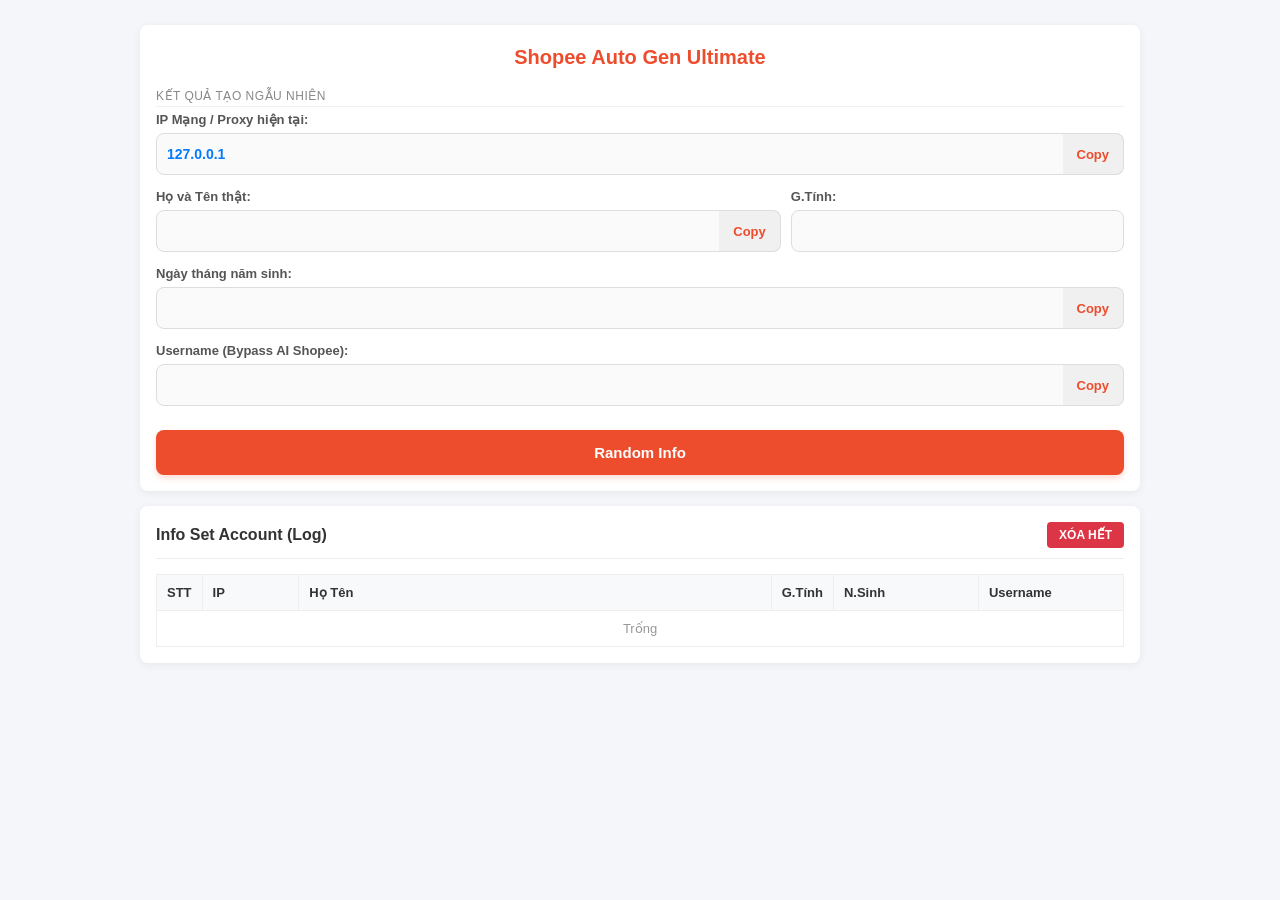
<file: shoppe/index.html>
<!DOCTYPE html>
<html lang="vi">
<head>
    <meta charset="UTF-8">
    <meta name="viewport" content="width=device-width, initial-scale=1.0, maximum-scale=1.0, user-scalable=no">
    <title>Shopee Generator Info Ultimate</title>
    <style>
        :root {
            --primary-color: #ee4d2d;
            --bg-color: #f4f6f9;
            --text-color: #333;
            --border-radius: 8px;
        }
        body {
            font-family: -apple-system, BlinkMacSystemFont, "Segoe UI", Roboto, Helvetica, Arial, sans-serif;
            background-color: var(--bg-color);
            margin: 0;
            padding: 10px;
            color: var(--text-color);
            -webkit-tap-highlight-color: transparent;
        }
        .main-wrapper {
            max-width: 100%;
            margin: 0 auto;
        }
        @media (min-width: 768px) {
            body { padding: 25px; }
            .main-wrapper { max-width: 1000px; }
        }
        .container, .history-box {
            background: #ffffff;
            padding: 16px;
            border-radius: var(--border-radius);
            box-shadow: 0 2px 8px rgba(0,0,0,0.06);
            margin-bottom: 15px;
        }
        h2 {
            color: var(--primary-color);
            text-align: center;
            font-size: 20px;
            margin: 5px 0 20px 0;
            font-weight: bold;
        }
        h3 {
            color: #333;
            font-size: 16px;
            margin: 0;
        }
        .form-row {
            display: flex;
            gap: 10px;
        }
        .form-group {
            margin-bottom: 14px;
            flex: 1;
        }
        label {
            display: block;
            font-weight: 600;
            margin-bottom: 6px;
            color: #555;
            font-size: 13px;
        }
        .input-group {
            display: flex;
            position: relative;
        }
        input[type="text"] {
            width: 100%;
            padding: 12px 10px;
            border: 1px solid #ddd;
            border-radius: var(--border-radius);
            font-size: 14px;
            background: #fafafa;
            box-sizing: border-box;
            transition: border 0.2s;
        }
        input:focus {
            outline: none;
            border-color: var(--primary-color);
            background: #fff;
        }
        button.btn-copy {
            background: #f0f0f0;
            border: 1px solid #ddd;
            border-left: none;
            padding: 0 14px;
            border-radius: 0 var(--border-radius) var(--border-radius) 0;
            font-size: 13px;
            font-weight: bold;
            color: var(--primary-color);
            margin-left: -5px;
            z-index: 2;
            cursor: pointer;
        }
        button.btn-copy:active { background: #e0e0e0; }
        input.has-btn {
            border-radius: var(--border-radius) 0 0 var(--border-radius);
        }

        button.btn-main {
            width: 100%;
            background: var(--primary-color);
            color: white;
            border: none;
            padding: 14px;
            font-size: 15px;
            font-weight: bold;
            border-radius: var(--border-radius);
            margin-top: 10px;
            box-shadow: 0 3px 6px rgba(238, 77, 45, 0.2);
            cursor: pointer;
        }
        button.btn-main:active { background: #d73c1f; }
        
        .toast {
            position: fixed;
            top: 20px;
            left: 50%;
            transform: translateX(-50%);
            background: rgba(0,0,0,0.8);
            color: #fff;
            padding: 10px 20px;
            border-radius: 20px;
            font-size: 13px;
            z-index: 9999;
            display: none;
        }
        
        .history-header {
            display: flex;
            justify-content: space-between;
            align-items: center;
            margin-bottom: 15px;
            border-bottom: 1px solid #eee;
            padding-bottom: 10px;
        }
        button.btn-danger {
            background: #dc3545;
            color: white;
            border: none;
            padding: 6px 12px;
            border-radius: 4px;
            font-size: 12px;
            font-weight: bold;
            cursor: pointer;
        }
        
        .desktop-table { display: none; }
        .mobile-cards { display: block; }

        .card-item {
            background: #f8f9fa;
            border: 1px solid #eaeaea;
            border-radius: 6px;
            padding: 12px;
            margin-bottom: 12px;
            position: relative;
        }
        .card-row {
            display: flex;
            margin-bottom: 5px;
            font-size: 13px;
        }
        .card-label {
            width: 90px;
            color: #777;
            font-weight: 500;
        }
        .card-value {
            flex: 1;
            font-weight: 600;
            color: #222;
            word-break: break-word;
        }
        .badge-ip {
            background: #007bff;
            color: white;
            padding: 1px 5px;
            border-radius: 3px;
            font-size: 11px;
            font-family: monospace;
        }
        .badge-gender {
            padding: 1px 5px;
            border-radius: 3px;
            font-size: 11px;
        }
        .gender-nam { background: #e3f2fd; color: #0d47a1; }
        .gender-nu { background: #fce4ec; color: #880e4f; }
        
        .card-action-btn {
            width: 100%;
            background: #fff;
            border: 1px solid #ddd;
            padding: 6px;
            margin-top: 8px;
            font-size: 12px;
            border-radius: 4px;
            color: #555;
            font-weight: bold;
            cursor: pointer;
        }

        .section-title {
            font-size: 12px;
            color: #888;
            text-transform: uppercase;
            letter-spacing: 0.5px;
            margin: 10px 0 5px 0;
            border-bottom: 1px solid #f0f0f0;
            padding-bottom: 3px;
        }

        @media (min-width: 768px) {
            .desktop-table { display: table; width: 100%; border-collapse: collapse; font-size: 13px; }
            .desktop-table th, .desktop-table td { padding: 10px; border: 1px solid #eee; text-align: left; }
            .desktop-table th { background: #f8f9fa; }
            .mobile-cards { display: none; }
        }
    </style>
</head>
<body>

<div id="toast" class="toast"></div>

<div class="main-wrapper">
    <div class="container">
        <h2>Shopee Auto Gen Ultimate</h2>

        <div class="section-title">Kết Quả Tạo Ngẫu Nhiên</div>
        <div class="form-group">
            <label>IP Mạng / Proxy hiện tại:</label>
            <div class="input-group">
                <input type="text" id="current_ip" class="has-btn" value="Đang check IP..." readonly style="color:#007bff; font-weight: bold;">
                <button class="btn-copy" onclick="copyText('current_ip')">Copy</button>
            </div>
        </div>

        <div class="form-row">
            <div class="form-group" style="flex: 1.5;">
                <label>Họ và Tên thật:</label>
                <div class="input-group">
                    <input type="text" id="fullname" class="has-btn" readonly>
                    <button class="btn-copy" onclick="copyText('fullname')">Copy</button>
                </div>
            </div>
            <div class="form-group" style="flex: 0.8;">
                <label>G.Tính:</label>
                <input type="text" id="gender" readonly style="font-weight: bold; text-align: center;">
            </div>
        </div>

        <div class="form-row">
            <div class="form-group">
                <label>Ngày tháng năm sinh:</label>
                <div class="input-group">
                    <input type="text" id="birthday" class="has-btn" readonly>
                    <button class="btn-copy" onclick="copyText('birthday')">Copy</button>
                </div>
            </div>
        </div>

        <div class="form-group">
            <label>Username (Bypass AI Shopee):</label>
            <div class="input-group">
                <input type="text" id="username" class="has-btn" readonly style="font-family:monospace; font-weight:bold; color:#2e7d32;">
                <button class="btn-copy" onclick="copyText('username')">Copy</button>
            </div>
        </div>

        <button class="btn-main" id="btn-generate" onclick="generateAndLogInfo()">Random Info</button>
    </div>

    <div class="history-box">
        <div class="history-header">
            <h3>Info Set Account (Log)</h3>
            <button class="btn-danger" onclick="clearHistory()">XÓA HẾT</button>
        </div>

        <table class="desktop-table">
            <thead>
                <tr>
                    <th width="4%">STT</th>
                    <th width="10%">IP</th>
                    <th>Họ Tên</th>
                    <th width="6%">G.Tính</th>
                    <th width="15%">N.Sinh</th>
                    <th width="15%">Username</th>
                </tr>
            </thead>
            <tbody id="desktop-tbody"></tbody>
        </table>

        <div id="mobile-cards-area" class="mobile-cards"></div>
    </div>
</div>

<script>
    const ho = ["Nguyễn", "Trần", "Lê", "Phạm", "Hoàng", "Phan", "Vũ", "Đặng", "Bùi", "Đỗ", "Hồ", "Ngô", "Dương", "Lý", "Huỳnh", "Võ"];
    const demNam = ["Văn", "Đức", "Quang", "Minh", "Anh", "Tuấn", "Duy", "Hữu", "Thành", "Quốc", "Xuân", "Trọng"];
    const tenNam = ["Hùng", "Dũng", "Sơn", "Hải", "Đông", "Nam", "An", "Bình", "Tuấn", "Khánh", "Long", "Tùng", "Thịnh"];
    const demNu = ["Thị", "Ngọc", "Thu", "Hồng", "Phương", "Thanh", "Minh", "Bích", "Tuyết"];
    const tenNu = ["Trang", "Linh", "Hương", "Thảo", "Phượng", "Tú", "Vy", "Yến", "An", "Hà", "Mai", "Nhi"];

    let currentIpAddress = "0.0.0.0";

    async function fetchIp() {
        try {
            let response = await fetch('https://api.ipify.org?format=json');
            let data = await response.json();
            currentIpAddress = data.ip;
            document.getElementById("current_ip").value = currentIpAddress;
        } catch (e) {
            currentIpAddress = "127.0.0.1";
            document.getElementById("current_ip").value = currentIpAddress;
        }
    }

    function removeVietnameseTones(str) {
        str = str.replace(/à|á|ạ|ả|ã|â|ầ|ấ|ậ|ẩ|ẫ|ă|ằ|ắ|ặ|ẳ|ẵ/g,"a");
        str = str.replace(/è|é|ẹ|ẻ|ẽ|ê|ề|ế|ệ|ể|ễ/g,"e");
        str = str.replace(/ì|í|ị|ỉ|ĩ/g,"i");
        str = str.replace(/ò|ó|ọ|ỏ|õ|ô|ồ|ố|ộ|ổ|ỗ|ơ|ờ|ớ|ợ|ở|ỡ/g,"o");
        str = str.replace(/ù|ú|ụ|ủ|ũ|ư|ừ|ứ|ự|ử|ữ/g,"u");
        str = str.replace(/ỳ|ý|ỵ|ỷ|ỹ/g,"y");
        str = str.replace(/đ/g,"d");
        return str.toLowerCase();
    }

    function generateAndLogInfo() {
        fetchIp();
        let isNam = Math.random() > 0.5;
        let full = getRandom(ho) + " " + (isNam ? getRandom(demNam) + " " + getRandom(tenNam) : getRandom(demNu) + " " + getRandom(tenNu));
        let genderStr = isNam ? "Nam" : "Nữ";
        
        let y = Math.floor(1992 + Math.random() * 15);
        let m = Math.floor(1 + Math.random() * 12);
        let d = Math.floor(1 + Math.random() * 28);
        let bdayStr = `${String(d).padStart(2,'0')}/${String(m).padStart(2,'0')}/${y}`;

        let cleanName = removeVietnameseTones(full).split(" ");
        let user = cleanName[cleanName.length - 1] + cleanName[0].charAt(0) + String(y).substring(2) + Math.floor(10 + Math.random()*89);

        document.getElementById("fullname").value = full;
        document.getElementById("gender").value = genderStr;
        document.getElementById("birthday").value = bdayStr;
        document.getElementById("username").value = user;

        let log = { 
            ip: currentIpAddress, 
            name: full, 
            gen: genderStr, 
            bday: bdayStr, 
            user: user 
        };
        
        let history = JSON.parse(localStorage.getItem("shopee_m_logs")) || [];
        history.unshift(log);
        localStorage.setItem("shopee_m_logs", JSON.stringify(history));

        render();
    }

    function render() {
        let history = JSON.parse(localStorage.getItem("shopee_m_logs")) || [];
        let desktopHtml = "";
        let mobileHtml = "";

        if(history.length === 0) {
            let emptyMsg = `<tr><td colspan="6" style="text-align:center;color:#999;">Trống</td></tr>`;
            document.getElementById("desktop-tbody").innerHTML = emptyMsg;
            document.getElementById("mobile-cards-area").innerHTML = `<div style="text-align:center;color:#999;font-size:13px;padding:20px;">Chưa có dữ liệu log.</div>`;
            return;
        }

        history.forEach((item, index) => {
            let gClass = item.gen === "Nam" ? "gender-nam" : "gender-nu";
            
            desktopHtml += `<tr>
                <td>${index+1}</td>
                <td><span class="badge-ip">${item.ip}</span></td>
                <td>${item.name}</td>
                <td><span class="badge-gender ${gClass}">${item.gen}</span></td>
                <td>${item.bday}</td>
                <td style="color:#2e7d32;font-weight:bold;">${item.user}</td>
            </tr>`;

            mobileHtml += `<div class="card-item">
                <div style="position:absolute; right:10px; top:10px; font-size:11px; color:#aaa;">#${index+1}</div>
                <div class="card-row"><div class="card-label">IP Proxy:</div><div class="card-value"><span class="badge-ip">${item.ip}</span></div></div>
                <div class="card-row"><div class="card-label">Họ và Tên:</div><div class="card-value">${item.name} (<span class="badge-gender ${gClass}">${item.gen}</span>)</div></div>
                <div class="card-row"><div class="card-label">N.Sinh:</div><div class="card-value">${item.bday}</div></div>
                <div class="card-row"><div class="card-label">Username:</div><div class="card-value" style="color:#2e7d32; font-family:monospace;">${item.user}</div></div>
                <button class="card-action-btn" onclick="copyValue('${item.user}')">Copy Username</button>
            </div>`;
        });

        document.getElementById("desktop-tbody").innerHTML = desktopHtml;
        document.getElementById("mobile-cards-area").innerHTML = mobileHtml;
    }

    function getRandom(arr) { return arr[Math.floor(Math.random() * arr.length)]; }

    function copyText(id) {
        let el = document.getElementById(id);
        if(!el.value) return;
        el.select();
        navigator.clipboard.writeText(el.value);
        showToast("Đã copy ô dữ liệu!");
    }

    function copyValue(val) {
        navigator.clipboard.writeText(val);
        showToast(`Đã copy: ${val}`);
    }

    function showToast(msg) {
        let t = document.getElementById("toast");
        t.innerText = msg;
        t.style.display = "block";
        setTimeout(() => { t.style.display = "none"; }, 1500);
    }

    function clearHistory() {
        if(confirm("Xóa sạch log?")) { 
            localStorage.removeItem("shopee_m_logs"); 
            render(); 
        }
    }

    window.onload = function() { render(); fetchIp(); };
</script>
</body>
</html>
</file>
<file: adrr/style.css>
:root {
            --primary-color: #ee4d2d;
            --bg-color: #f4f6f9;
            --text-color: #333;
            --border-radius: 8px;
        }
        * { box-sizing: border-box; }
        body {
            font-family: -apple-system, BlinkMacSystemFont, "Segoe UI", Roboto, Helvetica, Arial, sans-serif;
            background-color: var(--bg-color);
            margin: 0;
            padding: 10px;
            color: var(--text-color);
            -webkit-tap-highlight-color: transparent;
        }
        .container {
            max-width: 600px;
            margin: 20px auto;
            background: #ffffff;
            padding: 20px;
            border-radius: var(--border-radius);
            box-shadow: 0 2px 10px rgba(0,0,0,0.08);
        }
        h2 {
            color: var(--primary-color);
            text-align: center;
            margin-top: 0;
            margin-bottom: 20px;
            font-size: 22px;
        }
        .form-group { margin-bottom: 15px; }
        label {
            display: block;
            font-weight: 600;
            margin-bottom: 6px;
            color: #555;
            font-size: 14px;
        }
        .input-group { display: flex; }
        input[type="text"] {
            width: 100%;
            padding: 12px;
            border: 1px solid #ddd;
            border-radius: var(--border-radius);
            font-size: 14px;
            box-sizing: border-box;
            background: #fff;
        }
        input.input-source {
            background: #fffdeb;
            border: 1px solid #e0d090;
        }
        input[readonly] {
            background: #f9f9f9;
            cursor: default;
        }
        input.has-btn {
            border-radius: var(--border-radius) 0 0 var(--border-radius);
        }
        button.btn-copy {
            background: #f0f0f0;
            border: 1px solid #ddd;
            border-left: none;
            padding: 0 16px;
            border-radius: 0 var(--border-radius) var(--border-radius) 0;
            font-size: 13px;
            font-weight: bold;
            color: var(--primary-color);
            cursor: pointer;
        }
        button.btn-copy:active { background: #e0e0e0; }
        .checkbox-group {
            display: flex;
            gap: 15px;
            margin: 15px 0;
            padding: 10px;
            background: #fff9f8;
            border: 1px dashed #ffc5ba;
            border-radius: var(--border-radius);
            flex-wrap: wrap;
        }
        .checkbox-label {
            display: flex;
            align-items: center;
            font-size: 13px;
            font-weight: bold;
            color: #e65100;
            cursor: pointer;
        }
        .checkbox-label input {
            margin-right: 6px;
            width: 16px;
            height: 16px;
            accent-color: var(--primary-color);
        }
        button.btn-main {
            width: 100%;
            background: var(--primary-color);
            color: white;
            border: none;
            padding: 14px;
            font-size: 16px;
            font-weight: bold;
            border-radius: var(--border-radius);
            cursor: pointer;
            box-shadow: 0 3px 6px rgba(238, 77, 45, 0.2);
        }
        button.btn-main:active { background: #d73c1f; }
        .toast {
            position: fixed;
            top: 20px;
            left: 50%;
            transform: translateX(-50%);
            background: rgba(0,0,0,0.85);
            color: #fff;
            padding: 10px 20px;
            border-radius: 20px;
            font-size: 13px;
            z-index: 9999;
            display: none;
            box-shadow: 0 2px 8px rgba(0,0,0,0.2);
        }
        .section-title {
            font-size: 12px;
            color: #888;
            text-transform: uppercase;
            letter-spacing: 0.5px;
            margin: 20px 0 10px 0;
            border-bottom: 1px solid #eee;
            padding-bottom: 4px;
        }
        .hint {
            font-size: 12px;
            color: #888;
            margin-top: 4px;
            font-style: italic;
        }
        .result-block {
            transition: opacity .2s;
        }
</file>
